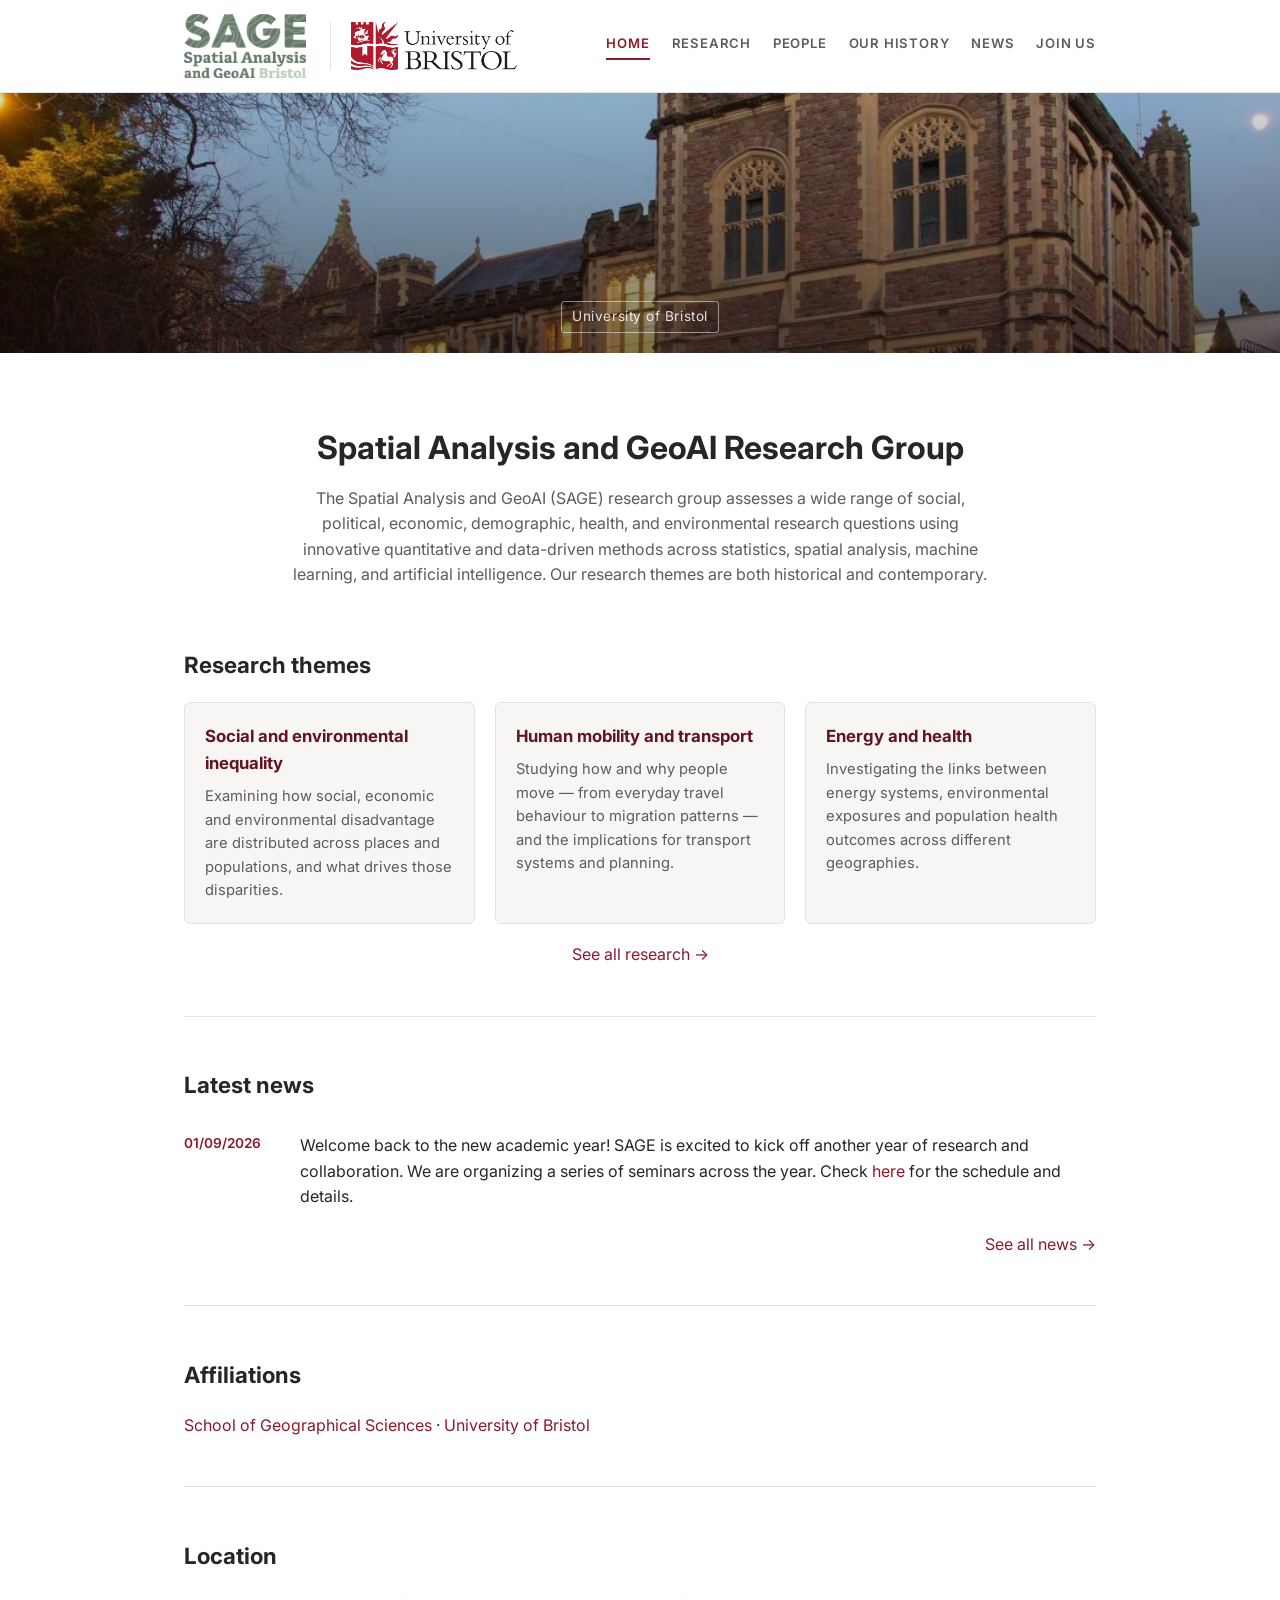
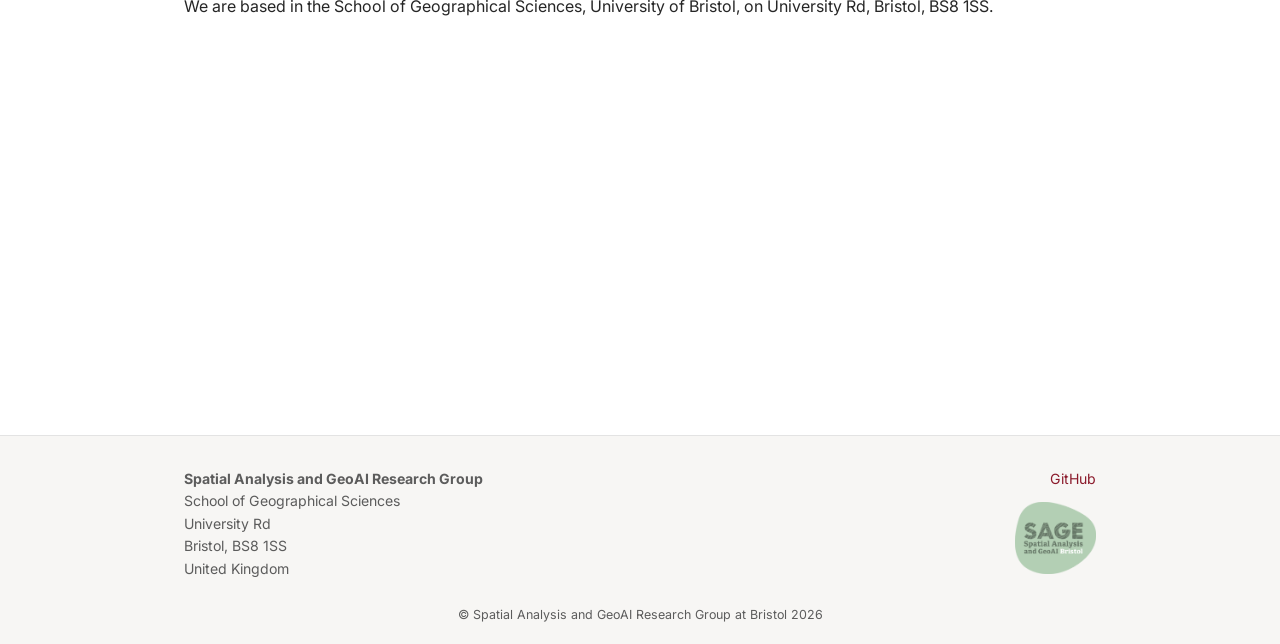
<file: index.html>
<!DOCTYPE html>
<html lang="en">
<head>
  <meta charset="UTF-8" />
  <meta name="viewport" content="width=device-width, initial-scale=1.0" />
  <title>SAGE Bristol</title>
  <link rel="stylesheet" href="styles/main.css?v=14" />
</head>
<body data-page="home">
  <div id="site-header"></div>

  <div class="hero-banner hero-photo">
    <div class="wrap">
      <span class="hero-tag">University of Bristol</span>
    </div>
  </div>

  <div class="wrap">
    <div class="page-intro">
      <h1 id="home-group-name"></h1>
      <p id="home-description"></p>
    </div>

    <section>
      <h2>Research themes</h2>
      <div class="card-grid" id="home-research"></div>
      <p style="text-align: center; margin-top: 18px">
        <a href="research.html">See all research &rarr;</a>
      </p>
    </section>

    <section>
      <h2>Latest news</h2>
      <ul class="news-list" id="home-news"></ul>
      <p style="text-align: right; margin-top: 12px">
        <a href="news.html">See all news &rarr;</a>
      </p>
    </section>

    <section>
      <h2>Affiliations</h2>
      <p id="about-affiliations"></p>
    </section>

    <section>
      <h2>Location</h2>
      <p>
        We are based in the <span id="about-building"></span>, <span id="about-university"></span>,
        on <span id="about-street"></span>, <span id="about-city"></span>, <span id="about-postcode"></span>.
      </p>
      <div id="about-map"></div>
    </section>
  </div>

  <div id="site-footer"></div>

  <script src="scripts/data.js?v=20"></script>
  <script src="scripts/shared.js?v=15"></script>
  <script>
    document.addEventListener("DOMContentLoaded", () => {
      document.getElementById("home-group-name").textContent = SITE.groupName;
      document.getElementById("home-description").textContent = SITE.description;

      document.getElementById("about-building").textContent = SITE.buildingName;
      document.getElementById("about-university").textContent = SITE.university;
      document.getElementById("about-street").textContent = SITE.street;
      document.getElementById("about-city").textContent = SITE.city;
      document.getElementById("about-postcode").textContent = SITE.postcode;

      document.getElementById("about-affiliations").innerHTML = SITE.affiliations
        .map((a) => `<a href="${a.href}">${a.label}</a>`)
        .join(" &middot; ");

      const mapSrc =
        SITE.mapEmbedUrl && SITE.mapEmbedUrl.includes("/maps/embed")
          ? SITE.mapEmbedUrl
          : `https://www.google.com/maps?q=${encodeURIComponent(
              [SITE.buildingName, SITE.university, SITE.street, SITE.city, SITE.postcode].join(", ")
            )}&output=embed`;
      document.getElementById("about-map").innerHTML =
        `<iframe src="${mapSrc}" width="100%" height="320" style="border:0" loading="lazy"></iframe>`;

      document.getElementById("home-research").innerHTML = RESEARCH.slice(0, 3)
        .map((r) => `<div class="card"><h3>${r.title}</h3><p>${r.description}</p></div>`)
        .join("");

      document.getElementById("home-news").innerHTML = NEWS.slice(0, 5)
        .map(
          (n) =>
            `<li><span class="news-date">${formatDate(n.date)}</span><span>${linkifyMarkdown(n.text)}</span></li>`
        )
        .join("");
    });
  </script>
</body>
</html>
</file>
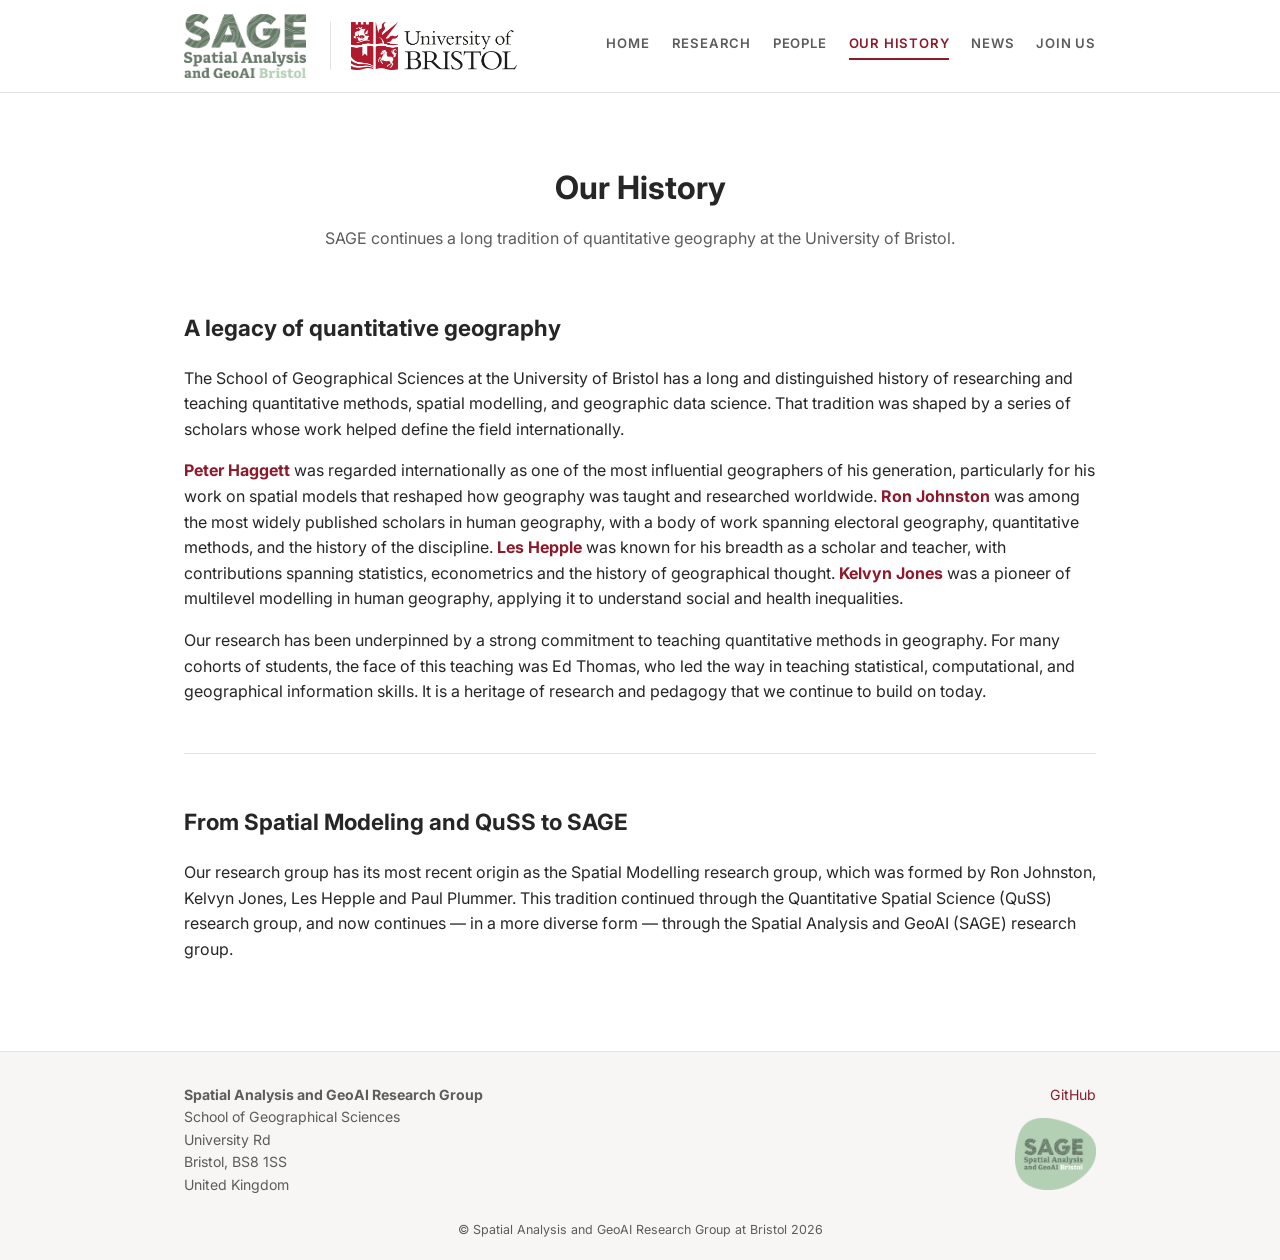
<file: history.html>
<!DOCTYPE html>
<html lang="en">
<head>
  <meta charset="UTF-8" />
  <meta name="viewport" content="width=device-width, initial-scale=1.0" />
  <title>Our History | SAGE Bristol</title>
  <link rel="stylesheet" href="styles/main.css?v=14" />
</head>
<body data-page="history">
  <div id="site-header"></div>

  <div class="wrap">
    <div class="page-intro">
      <h1>Our History</h1>
      <p>SAGE continues a long tradition of quantitative geography at the University of Bristol.</p>
    </div>

    <section>
      <h2>A legacy of quantitative geography</h2>
      <p>
        The School of Geographical Sciences at the University of Bristol has a long and
        distinguished history of researching and teaching quantitative methods, spatial modelling, and geographic
        data science. That tradition was shaped by a series of scholars whose work helped define
        the field internationally.
      </p>
      <p>
        <a href="https://en.wikipedia.org/wiki/Peter_Haggett" target="_blank" rel="noopener"><strong>Peter Haggett</strong></a>
        was regarded internationally as one of the most influential geographers of his generation,
        particularly for his work on spatial models that reshaped how geography was taught and
        researched worldwide.
        <a href="https://en.wikipedia.org/wiki/Ron_Johnston_(geographer)" target="_blank" rel="noopener"><strong>Ron Johnston</strong></a>
        was among the most widely published scholars in human geography, with a body of work
        spanning electoral geography, quantitative methods, and the history of the discipline.
        <a href="https://journals.sagepub.com/doi/10.1068/a4097" target="_blank" rel="noopener"><strong>Les Hepple</strong></a>
        was known for his breadth as a scholar and teacher, with contributions spanning statistics,
        econometrics and the history of geographical thought.
        <a href="https://en.wikipedia.org/wiki/Kelvyn_Jones" target="_blank" rel="noopener"><strong>Kelvyn Jones</strong></a>
        was a pioneer of multilevel modelling in human geography, applying it to understand social
        and health inequalities.
      </p>
      <p>
        Our research has been underpinned by a strong commitment to teaching quantitative methods in geography. For many cohorts of students, the face of this teaching was Ed Thomas, who led the way in teaching statistical, computational, and geographical information skills. It is a heritage of research and pedagogy that we continue to build on today.
      </p>
    </section>

    <section>
      <h2>From Spatial Modeling and QuSS to SAGE</h2>
      <p>
        Our research group has its most recent origin as the Spatial Modelling research group, which was formed by Ron Johnston, Kelvyn Jones, Les Hepple and Paul Plummer. This tradition continued through the Quantitative Spatial Science (QuSS) research group,
        and now continues &mdash; in a more diverse form &mdash; through the Spatial Analysis and
        GeoAI (SAGE) research group.
      </p>
      <!-- <p>
        Read more about this history on the School's
        <a href="https://profrichharris.github.io/openday/" target="_blank" rel="noopener">Open Day page</a>.
      </p> -->
    </section>
  </div>

  <div id="site-footer"></div>

  <script src="scripts/data.js?v=20"></script>
  <script src="scripts/shared.js?v=15"></script>
</body>
</html>
</file>
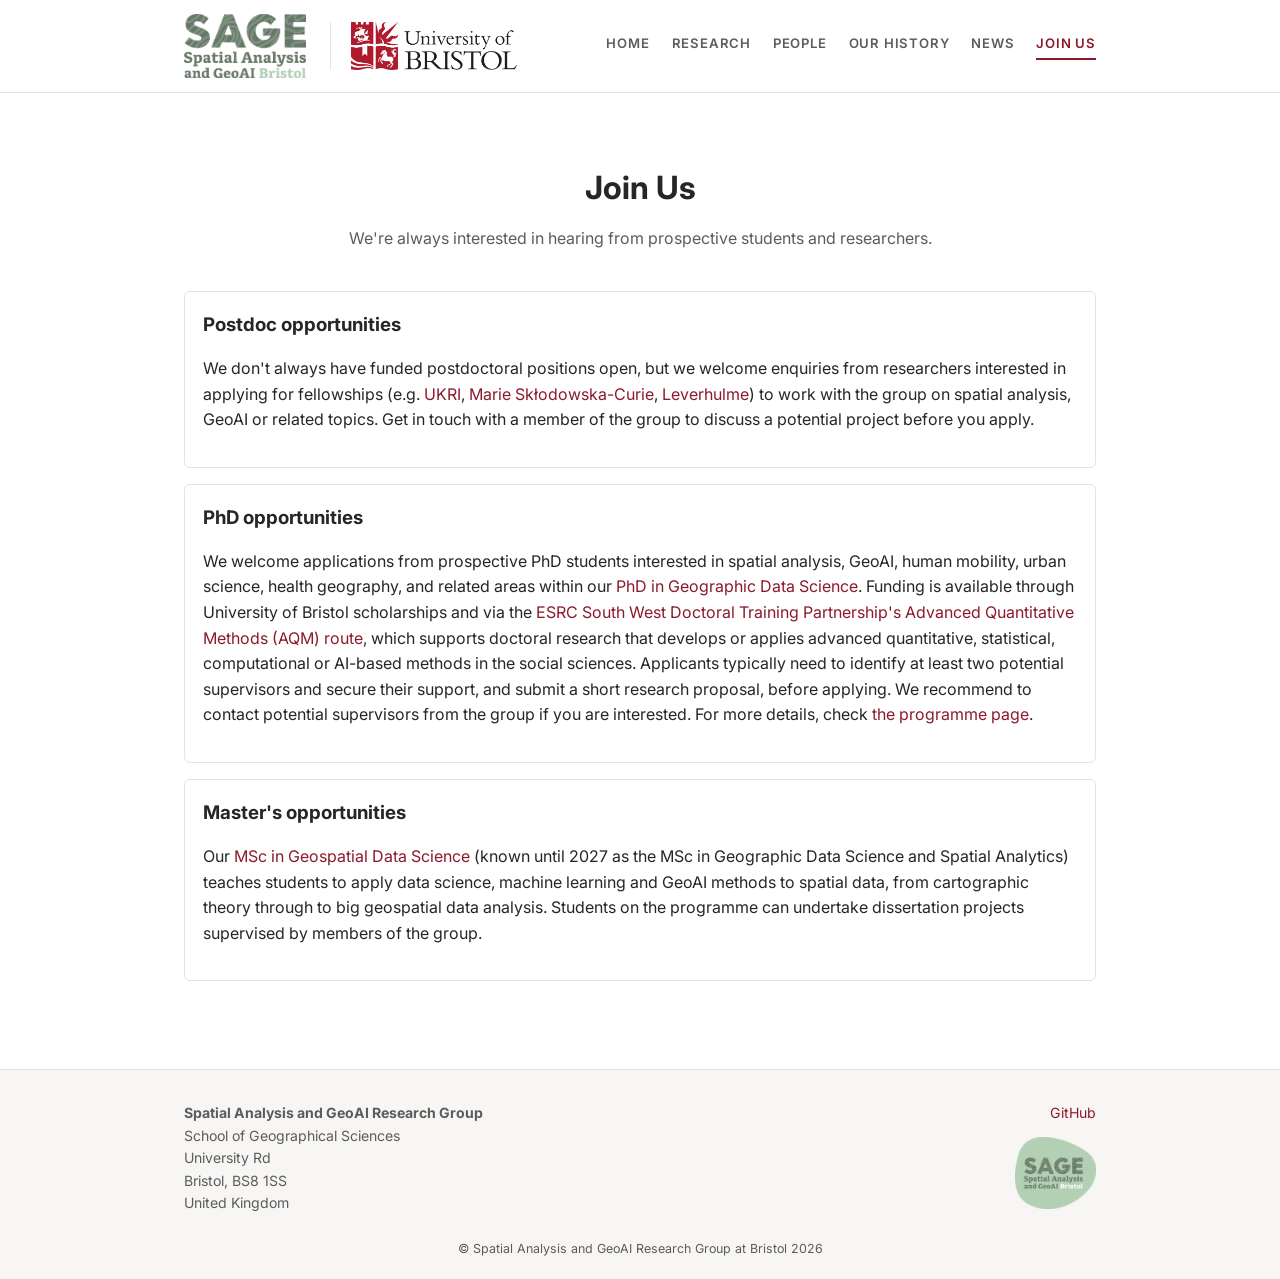
<file: join.html>
<!DOCTYPE html>
<html lang="en">
<head>
  <meta charset="UTF-8" />
  <meta name="viewport" content="width=device-width, initial-scale=1.0" />
  <title>Join Us | SAGE Bristol</title>
  <link rel="stylesheet" href="styles/main.css?v=14" />
</head>
<body data-page="join">
  <div id="site-header"></div>

  <div class="wrap">
    <div class="page-intro">
      <h1>Join Us</h1>
      <p>We're always interested in hearing from prospective students and researchers.</p>
    </div>

    <section id="opportunities-section">
      <div id="opportunities-list"></div>
    </section>
  </div>

  <div id="site-footer"></div>

  <script src="scripts/data.js?v=20"></script>
  <script src="scripts/shared.js?v=15"></script>
  <script>
    document.addEventListener("DOMContentLoaded", () => {
      document.getElementById("opportunities-list").innerHTML = OPPORTUNITIES.map(
        (op) => `
          <div class="position">
            <h3>${op.title}</h3>
            <p>${op.text}</p>
            ${op.embed || ""}
          </div>`
      ).join("");
    });
  </script>
</body>
</html>
</file>
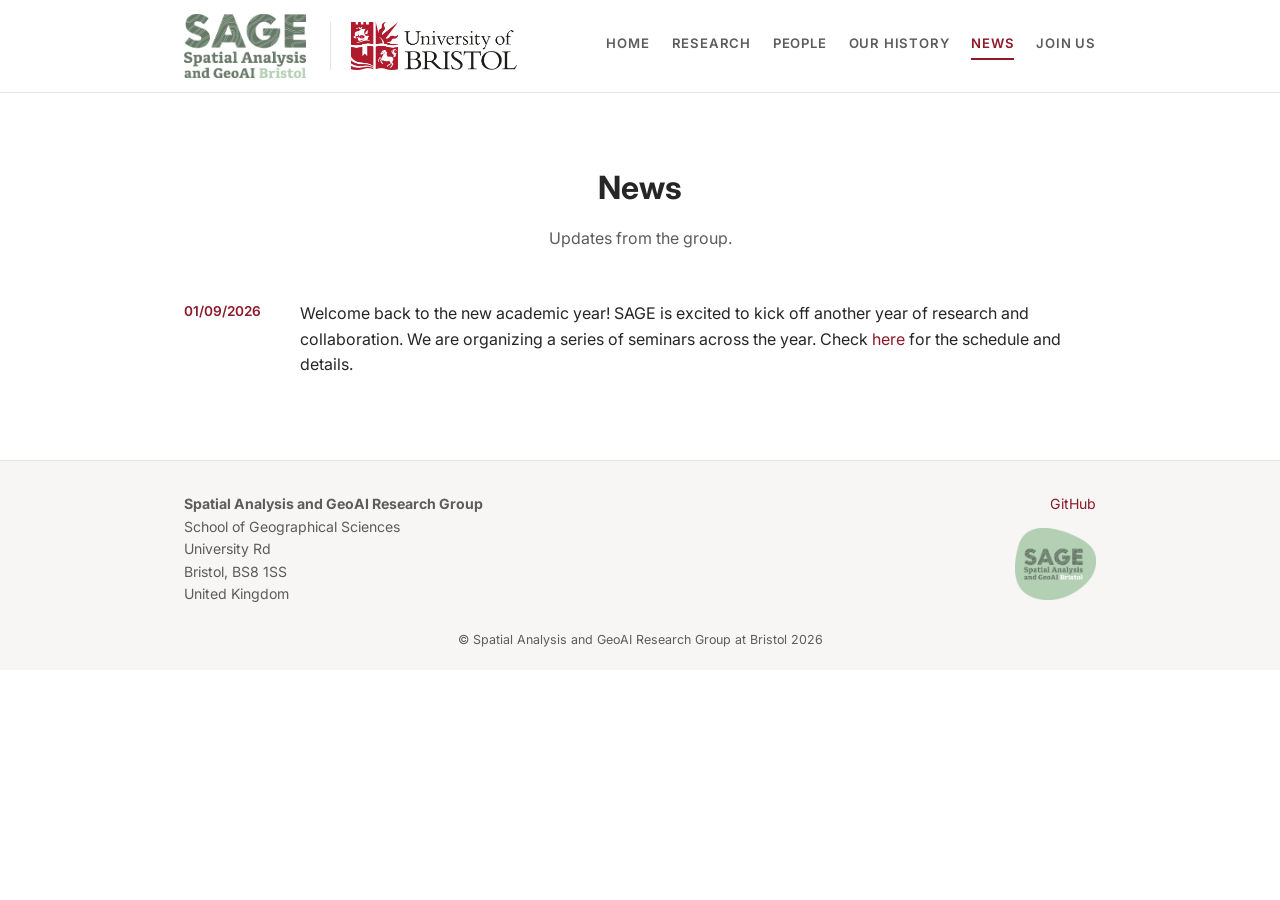
<file: news.html>
<!DOCTYPE html>
<html lang="en">
<head>
  <meta charset="UTF-8" />
  <meta name="viewport" content="width=device-width, initial-scale=1.0" />
  <title>News | SAGE Bristol</title>
  <link rel="stylesheet" href="styles/main.css?v=14" />
</head>
<body data-page="news">
  <div id="site-header"></div>

  <div class="wrap">
    <div class="page-intro">
      <h1>News</h1>
      <p>Updates from the group.</p>
    </div>

    <section>
      <ul class="news-list" id="news-list"></ul>
    </section>
  </div>

  <div id="site-footer"></div>

  <script src="scripts/data.js?v=20"></script>
  <script src="scripts/shared.js?v=15"></script>
  <script>
    document.addEventListener("DOMContentLoaded", () => {
      document.getElementById("news-list").innerHTML = NEWS.map(
        (n) => `<li><span class="news-date">${formatDate(n.date)}</span><span>${linkifyMarkdown(n.text)}</span></li>`
      ).join("");
    });
  </script>
</body>
</html>
</file>
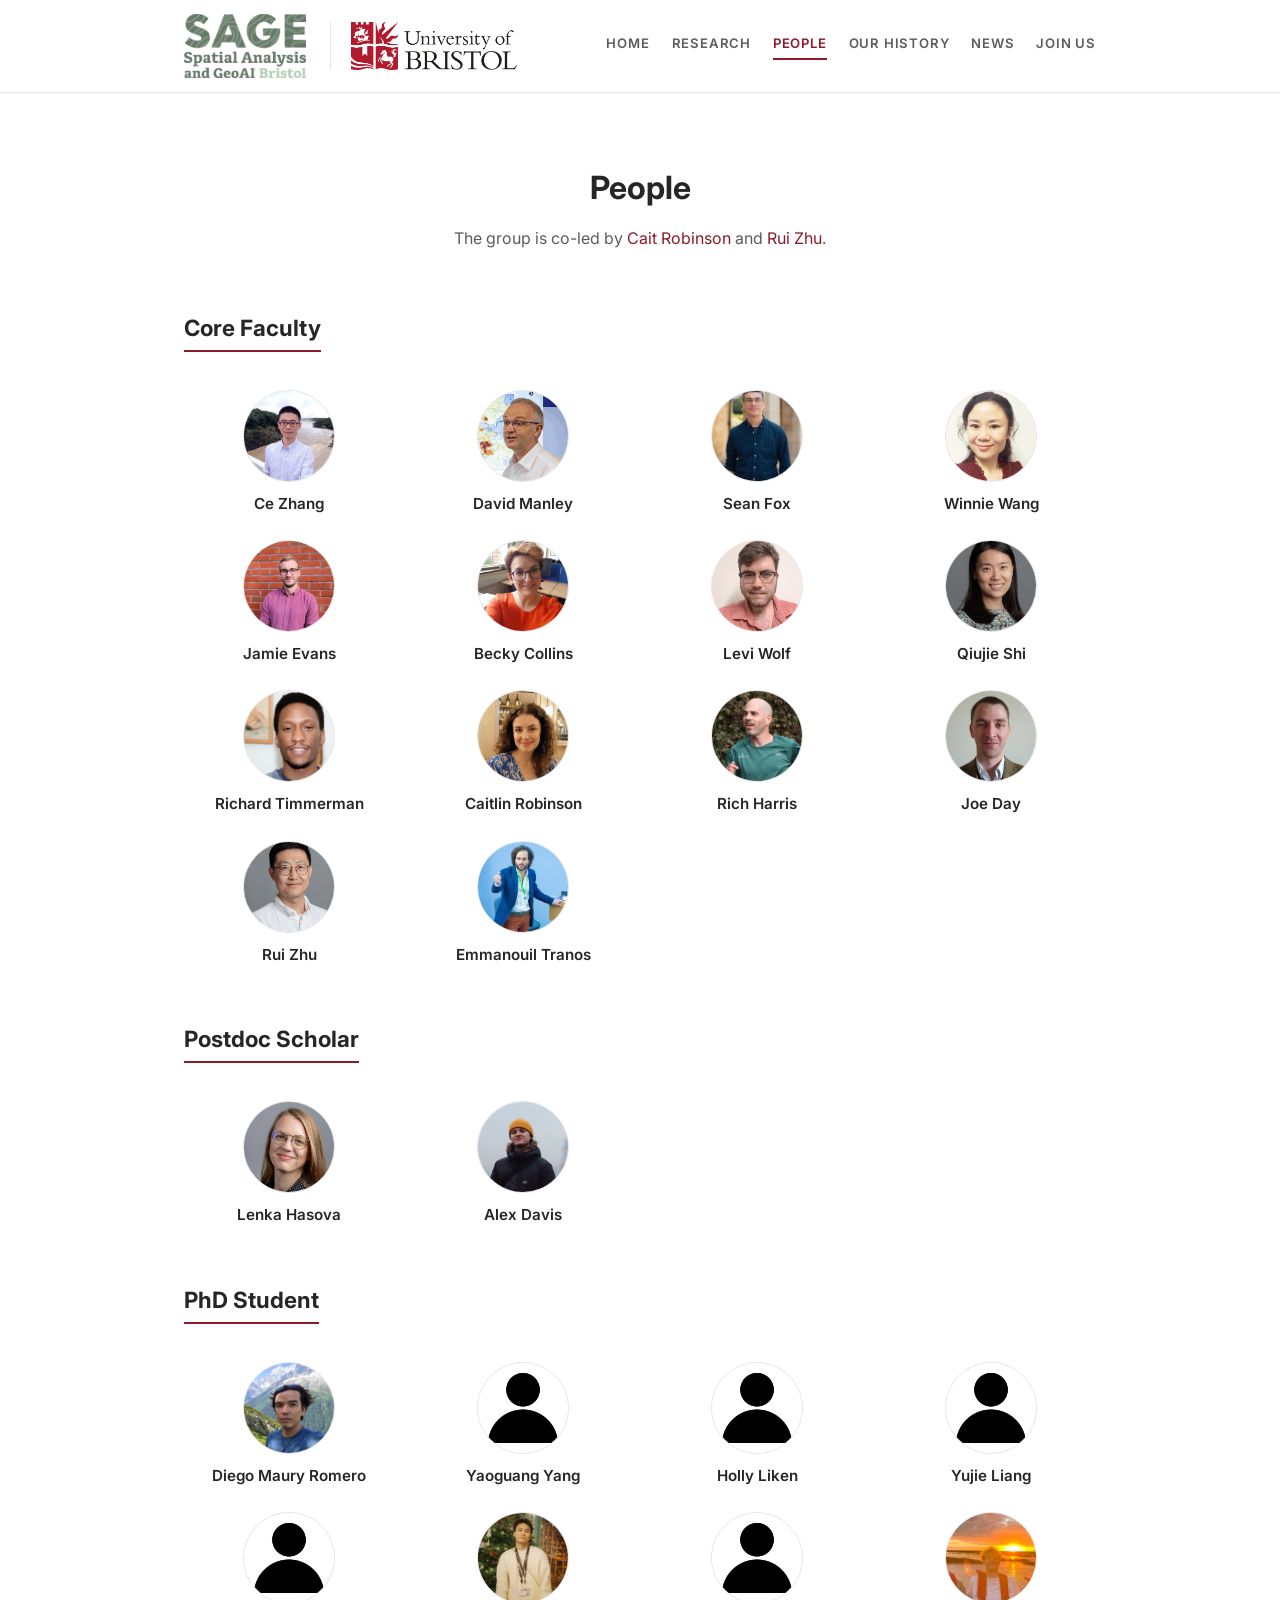
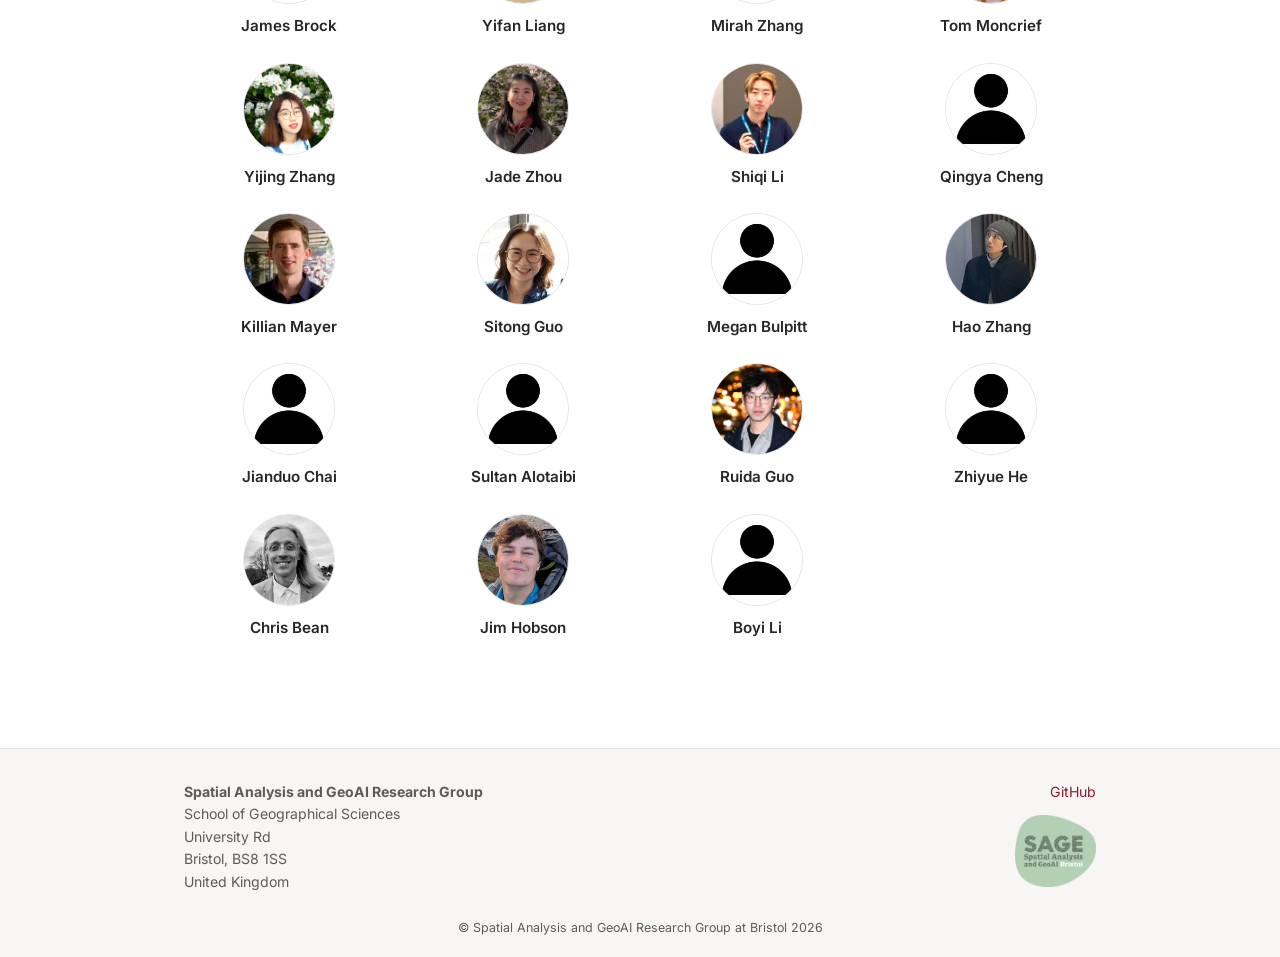
<file: people.html>
<!DOCTYPE html>
<html lang="en">
<head>
  <meta charset="UTF-8" />
  <meta name="viewport" content="width=device-width, initial-scale=1.0" />
  <title>People | SAGE Bristol</title>
  <link rel="stylesheet" href="styles/main.css?v=14" />
</head>
<body data-page="people">
  <div id="site-header"></div>

  <div class="wrap">
    <div class="page-intro">
      <h1>People</h1>
      <p>
        The group is co-led by
        <a href="https://www.bristol.ac.uk/people/person/Caitlin-Robinson-29fc8d3e-8d7e-41ba-80f9-0e325f1cce90/" target="_blank" rel="noopener">Cait Robinson</a>
        and
        <a href="https://www.bristol.ac.uk/people/person/Rui-Zhu-8537f231-1192-41d4-b8ff-ddc52cca4dfb/" target="_blank" rel="noopener">Rui Zhu</a>.
      </p>
    </div>

    <section id="people-sections"></section>
  </div>

  <div id="site-footer"></div>

  <script src="scripts/data.js?v=20"></script>
  <script src="scripts/shared.js?v=15"></script>
  <script>
    document.addEventListener("DOMContentLoaded", () => {
      const container = document.getElementById("people-sections");

      container.innerHTML = PEOPLE_CATEGORY_ORDER.map((category) => {
        const members = shuffled(PEOPLE.filter((p) => p.category === category));
        if (members.length === 0) return "";

        const cards = members
          .map(
            (p) => `
              <div class="person">
                ${personPhotoHtml(p)}
                <div class="person-name">${p.url ? `<a href="${p.url}" target="_blank" rel="noopener">${p.name}</a>` : p.name}</div>
                ${p.role ? `<div class="person-role">${p.role}</div>` : ""}
                ${p.note ? `<div class="person-note">${p.note}</div>` : ""}
              </div>`
          )
          .join("");

        return `
          <div class="people-category">
            <h2>${category}</h2>
            <div class="people-grid">${cards}</div>
          </div>`;
      }).join("");
    });
  </script>
</body>
</html>
</file>
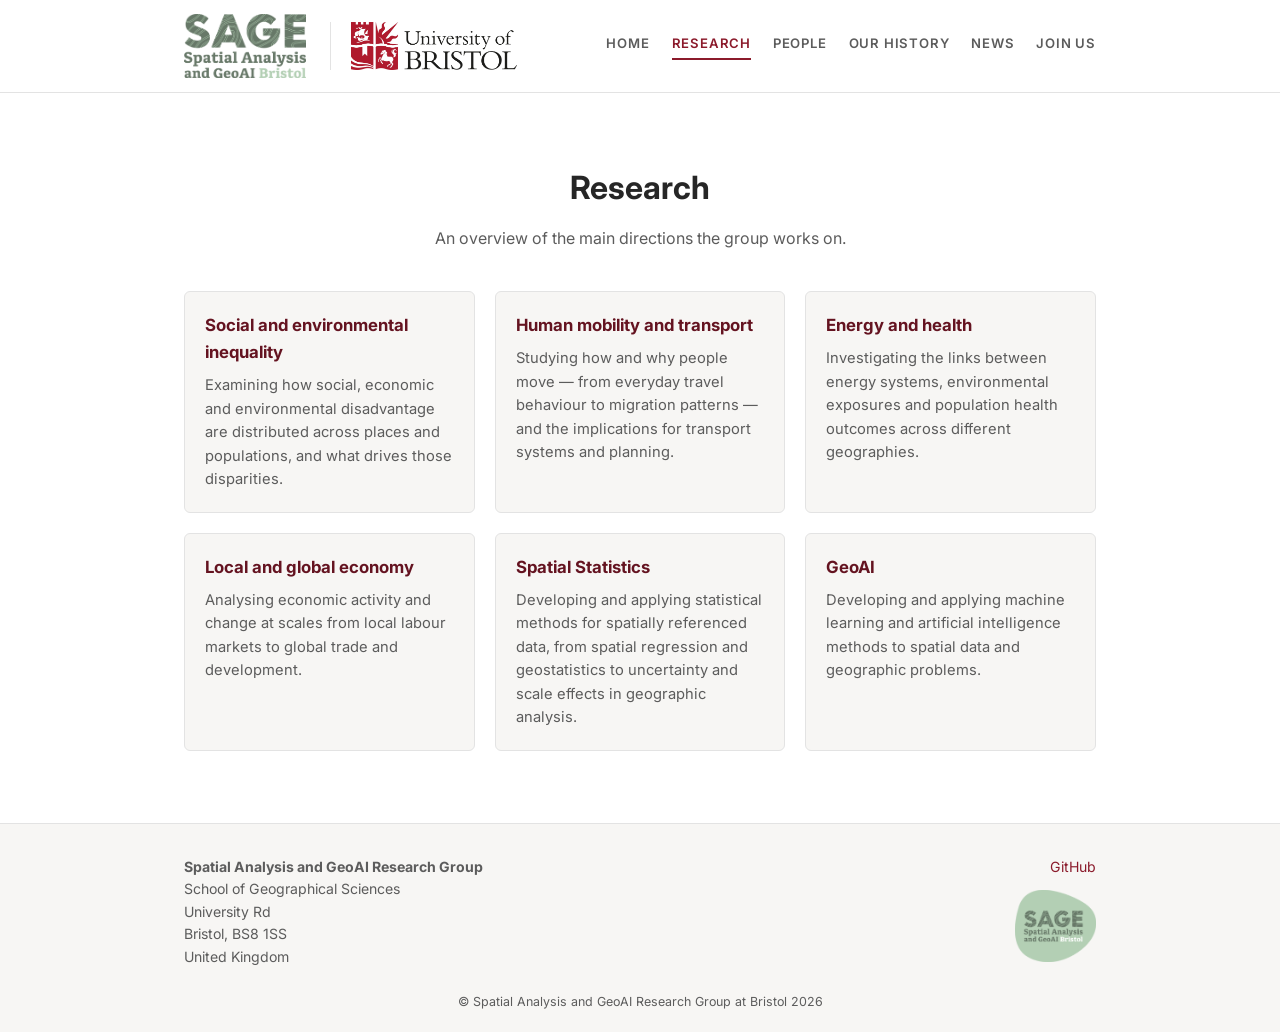
<file: research.html>
<!DOCTYPE html>
<html lang="en">
<head>
  <meta charset="UTF-8" />
  <meta name="viewport" content="width=device-width, initial-scale=1.0" />
  <title>Research | SAGE Bristol</title>
  <link rel="stylesheet" href="styles/main.css?v=14" />
</head>
<body data-page="research">
  <div id="site-header"></div>

  <div class="wrap">
    <div class="page-intro">
      <h1>Research</h1>
      <p>An overview of the main directions the group works on.</p>
    </div>

    <section>
      <div class="card-grid" id="research-list"></div>
    </section>
  </div>

  <div id="site-footer"></div>

  <script src="scripts/data.js?v=20"></script>
  <script src="scripts/shared.js?v=15"></script>
  <script>
    document.addEventListener("DOMContentLoaded", () => {
      document.getElementById("research-list").innerHTML = RESEARCH.map(
        (r) => `<div class="card"><h3>${r.title}</h3><p>${r.description}</p></div>`
      ).join("");
    });
  </script>
</body>
</html>
</file>
<file: styles/main.css>
@import url("https://fonts.googleapis.com/css2?family=Inter:wght@400;500;600;700&display=swap");

:root {
  --accent: #8b1a2b;
  --accent-dark: #641320;
  --text: #262626;
  --text-muted: #5c5c5c;
  --border: #e3e3e3;
  --bg: #ffffff;
  --bg-alt: #f7f6f4;
  --max-width: 960px;
  --font: "Inter", -apple-system, BlinkMacSystemFont, "Segoe UI", Arial, sans-serif;
}

* {
  box-sizing: border-box;
}

html,
body {
  margin: 0;
  padding: 0;
}

body {
  font-family: var(--font);
  color: var(--text);
  background: var(--bg);
  line-height: 1.6;
}

a {
  color: var(--accent);
  text-decoration: none;
}

a:hover {
  text-decoration: underline;
}

.wrap {
  max-width: var(--max-width);
  margin: 0 auto;
  padding: 0 24px;
}

/* Header / nav */

#site-header {
  border-bottom: 1px solid var(--border);
  position: sticky;
  top: 0;
  background: var(--bg);
  z-index: 20;
}

.header-inner {
  max-width: var(--max-width);
  margin: 0 auto;
  padding: 14px 24px;
  display: flex;
  align-items: center;
  gap: 24px;
}

.brand {
  display: flex;
  align-items: center;
}

.brand:hover {
  text-decoration: none;
}

.brand-logo {
  height: 64px;
  width: auto;
  display: block;
}

.partner-logo-link {
  display: flex;
  align-items: center;
  padding-left: 20px;
  border-left: 1px solid var(--border);
}

.partner-logo {
  height: 48px;
  width: auto;
  display: block;
}

.site-nav {
  margin-left: auto;
  display: flex;
  gap: 22px;
  flex-wrap: wrap;
  justify-content: flex-end;
}

.nav-link {
  color: var(--text-muted);
  font-size: 0.82rem;
  font-weight: 600;
  letter-spacing: 0.06em;
  text-transform: uppercase;
  padding-bottom: 4px;
  border-bottom: 2px solid transparent;
}

.nav-link:hover {
  color: var(--text);
  text-decoration: none;
}

.nav-link.active {
  color: var(--accent);
  border-bottom-color: var(--accent);
}

.nav-toggle {
  display: none;
  margin-left: auto;
  background: none;
  border: none;
  cursor: pointer;
  flex-direction: column;
  gap: 4px;
  padding: 8px;
}

.nav-toggle span {
  width: 22px;
  height: 2px;
  background: var(--text);
  display: block;
}

@media (max-width: 860px) {
  .site-nav {
    display: none;
    order: 3;
    width: 100%;
    flex-direction: column;
    gap: 0;
    margin-top: 12px;
  }

  .site-nav.open {
    display: flex;
  }

  .nav-link {
    padding: 10px 0;
    border-bottom: 1px solid var(--border);
  }

  .header-inner {
    flex-wrap: wrap;
  }

  .nav-toggle {
    display: flex;
  }
}

@media (max-width: 480px) {
  .partner-logo-link {
    display: none;
  }
}

/* Hero */

.hero-banner {
  height: 260px;
  background: linear-gradient(135deg, var(--accent) 0%, var(--accent-dark) 100%);
  position: relative;
  overflow: hidden;
  display: flex;
  align-items: flex-end;
}

.hero-banner.hero-photo {
  background-image: url("../assets/geog-building.jpg");
  background-size: cover;
  background-position: center;
}

.hero-banner::before {
  content: "";
  position: absolute;
  inset: 0;
  background-image: radial-gradient(circle at 20% 30%, rgba(255, 255, 255, 0.12) 0, transparent 45%),
    radial-gradient(circle at 80% 70%, rgba(255, 255, 255, 0.1) 0, transparent 40%);
}

.hero-banner.hero-photo::before {
  background-image: linear-gradient(180deg, rgba(20, 10, 12, 0.15) 0%, rgba(20, 10, 12, 0.55) 100%);
}

.hero-banner .wrap {
  position: relative;
  padding-bottom: 20px;
  color: rgba(255, 255, 255, 0.85);
  font-size: 0.85rem;
  letter-spacing: 0.04em;
}

.hero-tag {
  display: inline-block;
  border: 1px solid rgba(255, 255, 255, 0.5);
  padding: 4px 10px;
  border-radius: 3px;
}

/* Intro / page header */

.page-intro {
  padding: 48px 0 8px;
  text-align: center;
}

.page-intro h1 {
  font-size: 2rem;
  margin-bottom: 12px;
}

.page-intro p {
  color: var(--text-muted);
  max-width: 700px;
  margin: 0 auto;
}

section {
  padding: 32px 0;
}

section + section {
  border-top: 1px solid var(--border);
}

h2 {
  font-size: 1.4rem;
  margin-bottom: 20px;
}

h2.centered {
  text-align: center;
}

/* News list */

.news-list {
  list-style: none;
  margin: 0;
  padding: 0;
}

.news-list li {
  display: flex;
  gap: 16px;
  padding: 10px 0;
  border-bottom: 1px dashed var(--border);
}

.news-list li:last-child {
  border-bottom: none;
}

.news-date {
  flex: 0 0 100px;
  color: var(--accent);
  font-weight: 600;
  font-size: 0.85rem;
  white-space: nowrap;
}

/* Cards (research themes) */

.card-grid {
  display: grid;
  grid-template-columns: repeat(auto-fit, minmax(230px, 1fr));
  gap: 20px;
}

.card {
  border: 1px solid var(--border);
  border-radius: 6px;
  padding: 20px;
  background: var(--bg-alt);
}

.card h3 {
  margin: 0 0 8px;
  font-size: 1.05rem;
  color: var(--accent-dark);
}

.card p {
  margin: 0;
  color: var(--text-muted);
  font-size: 0.92rem;
}

/* People */

.people-category {
  margin-bottom: 36px;
}

.people-category h2 {
  border-bottom: 2px solid var(--accent);
  display: inline-block;
  padding-bottom: 4px;
}

.people-grid {
  display: grid;
  grid-template-columns: repeat(auto-fill, minmax(190px, 1fr));
  gap: 24px;
  margin-top: 18px;
}

.person {
  text-align: center;
}

.avatar-photo {
  width: 92px;
  height: 92px;
  border-radius: 50%;
  margin: 0 auto 10px;
  display: block;
  object-fit: cover;
  background: var(--bg-alt);
  border: 1px solid var(--border);
}

.person-name {
  font-weight: 600;
  font-size: 0.95rem;
}

.person-name a {
  color: var(--text);
}

.person-name a:hover {
  color: var(--accent);
}

.person-role {
  color: var(--text-muted);
  font-size: 0.82rem;
}

.person-note {
  color: var(--text-muted);
  font-size: 0.78rem;
  font-style: italic;
}

/* Join / positions */

.position {
  border: 1px solid var(--border);
  border-radius: 6px;
  padding: 18px;
  margin-bottom: 16px;
}

.position h3 {
  margin: 0 0 6px;
}

.video-embed {
  position: relative;
  padding-top: 56.25%;
  margin-top: 12px;
  border-radius: 6px;
  overflow: hidden;
}

.video-embed iframe {
  position: absolute;
  inset: 0;
  width: 100%;
  height: 100%;
  border: 0;
}

/* Footer */

#site-footer {
  background: var(--bg-alt);
  border-top: 1px solid var(--border);
  margin-top: 40px;
  padding: 32px 0 20px;
}

.footer-inner {
  max-width: var(--max-width);
  margin: 0 auto;
  padding: 0 24px;
  display: flex;
  justify-content: space-between;
  flex-wrap: wrap;
  gap: 24px;
  font-size: 0.88rem;
  color: var(--text-muted);
}

.footer-links {
  display: flex;
  flex-direction: column;
  gap: 6px;
  text-align: right;
}

.footer-logo {
  height: 72px;
  width: auto;
  align-self: flex-end;
  margin-top: 6px;
}

.footer-credit {
  text-align: center;
  color: var(--text-muted);
  font-size: 0.78rem;
  margin-top: 24px;
}

.footer-credit code {
  background: rgba(0, 0, 0, 0.05);
  padding: 1px 5px;
  border-radius: 3px;
}

@media (max-width: 600px) {
  .footer-inner {
    flex-direction: column;
  }

  .footer-links {
    text-align: left;
  }

  .footer-logo {
    align-self: flex-start;
  }
}
</file>
